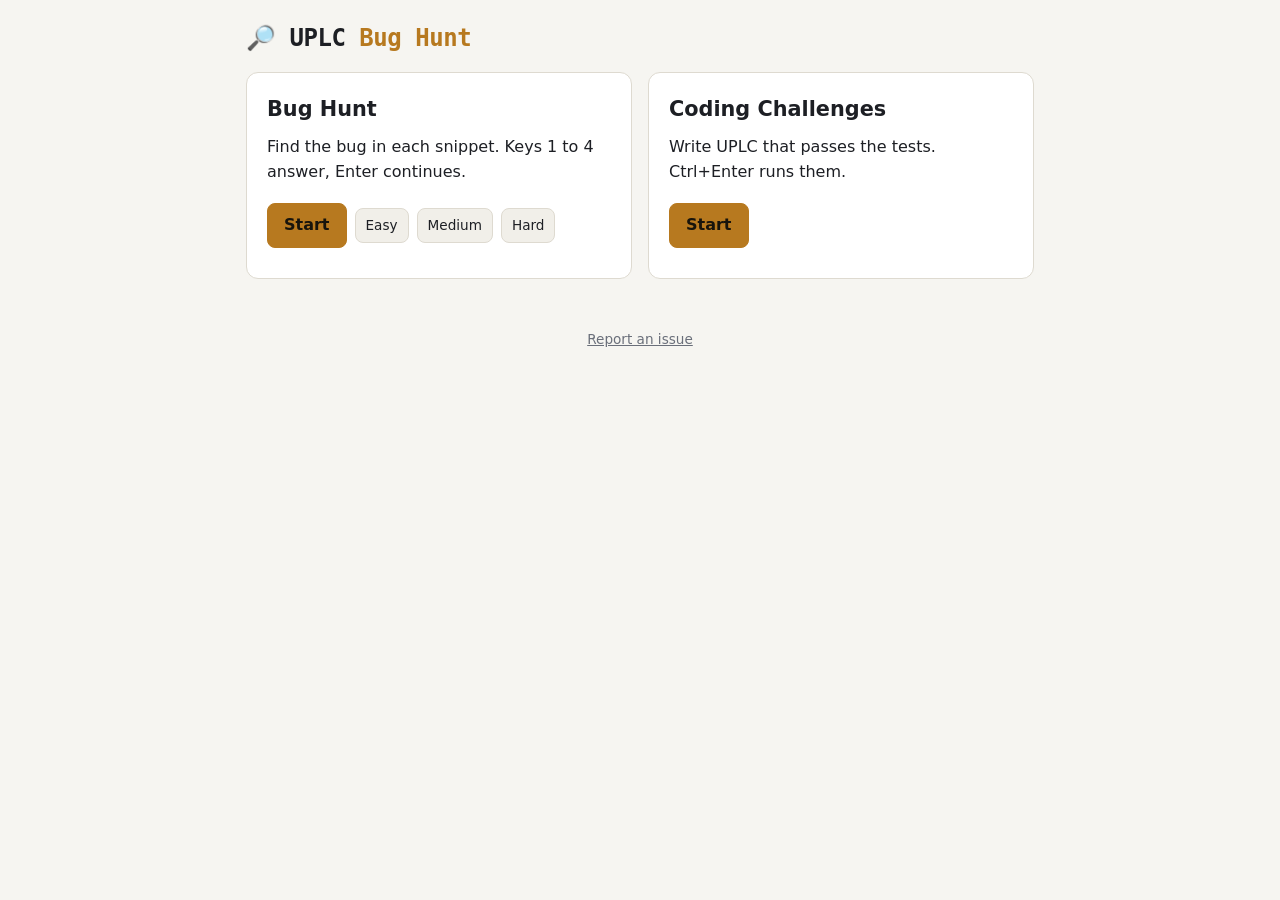
<file: index.html>
<!doctype html>
<html lang="en">
  <head>
    <meta charset="utf-8" />
    <meta name="viewport" content="width=device-width, initial-scale=1" />
    <title>UPLC Bug Hunt</title>
    <meta
      name="description"
      content="Practise Untyped Plutus Core: find the bug in each snippet, or write your own UPLC and get ranked on cost."
    />
    <meta property="og:type" content="website" />
    <meta property="og:title" content="UPLC Bug Hunt" />
    <meta
      property="og:description"
      content="Practise Untyped Plutus Core: find the bug in each snippet, or write your own UPLC and get ranked on cost."
    />
    <meta
      property="og:url"
      content="https://samdelaney.github.io/uplc-bug-hunt/"
    />
    <meta
      property="og:image"
      content="https://samdelaney.github.io/uplc-bug-hunt/social-preview.png"
    />
    <meta property="og:image:width" content="1280" />
    <meta property="og:image:height" content="640" />
    <meta
      property="og:image:alt"
      content="UPLC Bug Hunt: a UPLC snippet with a bug underlined, and the question What's the problem?"
    />
    <meta name="twitter:card" content="summary_large_image" />
    <link rel="stylesheet" href="style.css" />
  </head>
  <body>
    <main>
      <header class="top">
        <h1>
          <a class="home" href="index.html" aria-label="Home" title="Home">←</a>
          <a href="index.html">🔎 UPLC <span>Bug Hunt</span></a>
        </h1>
        <div class="hud" id="hud" hidden>
          <span>Round <b id="round"></b></span>
          <span>Score <b id="score">0</b></span>
          <span>Streak <b id="streak">0</b></span>
          <span>Time <b id="qtime">0.0s</b></span>
          <span>Total <b id="ttime">0:00</b></span>
        </div>
      </header>

      <section id="start">
        <div class="modes">
          <div class="card mode">
            <h2>Bug Hunt</h2>
            <p>
              Find the bug in each snippet. Keys 1 to 4 answer, Enter continues.
            </p>
            <div class="mode-actions" id="filters">
              <button data-filter="all" class="primary">Start</button>
              <button data-filter="easy">Easy</button>
              <button data-filter="medium">Medium</button>
              <button data-filter="hard">Hard</button>
            </div>
            <p class="muted" id="best"></p>
          </div>
          <div class="card mode">
            <h2>Coding Challenges</h2>
            <p>Write UPLC that passes the tests. Ctrl+Enter runs them.</p>
            <div class="mode-actions">
              <a class="button primary" href="practice.html">Start</a>
            </div>
            <p class="muted" id="challengeStats"></p>
          </div>
        </div>
      </section>

      <section id="play" hidden>
        <div class="card">
          <div class="meta">
            <span class="badge" id="diff"></span>
            <h2 id="title"></h2>
          </div>
          <p class="context"><span>Intent</span> <span id="context"></span></p>
          <pre class="code" id="code"></pre>
        </div>
        <p class="prompt">What's the problem?</p>
        <ol class="options" id="options"></ol>
        <div class="card reveal" id="reveal" hidden>
          <p class="verdict" id="verdict"></p>
          <p class="label">The bug</p>
          <p class="bug" id="bug"></p>
          <p id="explain"></p>
          <p class="label">Fixed</p>
          <pre class="code" id="fix"></pre>
          <button class="primary" id="next">Next</button>
          <a
            class="report"
            id="reportPuzzle"
            href="https://github.com/samdelaney/uplc-bug-hunt/issues/new"
            target="_blank"
            rel="noopener"
            >Report a problem with this puzzle</a
          >
        </div>
      </section>

      <section id="end" class="card" hidden>
        <h2 id="final"></h2>
        <p id="summary"></p>
        <div class="times">
          <div><span>Total time</span><b id="endTotal"></b></div>
          <div><span>Average</span><b id="endAvg"></b></div>
          <div><span>Fastest</span><b id="endFast"></b></div>
          <div><span>Slowest</span><b id="endSlow"></b></div>
        </div>
        <ul class="review" id="review"></ul>
        <button class="primary" id="again">Play again</button>
      </section>

      <footer class="foot" id="foot">
        <a
          class="report"
          id="reportSite"
          href="https://github.com/samdelaney/uplc-bug-hunt/issues/new"
          target="_blank"
          rel="noopener"
          >Report an issue</a
        >
      </footer>
    </main>
    <script src="js/highlight.js"></script>
    <script src="js/report.js"></script>
    <script src="data/puzzles.js"></script>
    <script src="data/problems.js"></script>
    <script src="js/game.js"></script>
  </body>
</html>
</file>
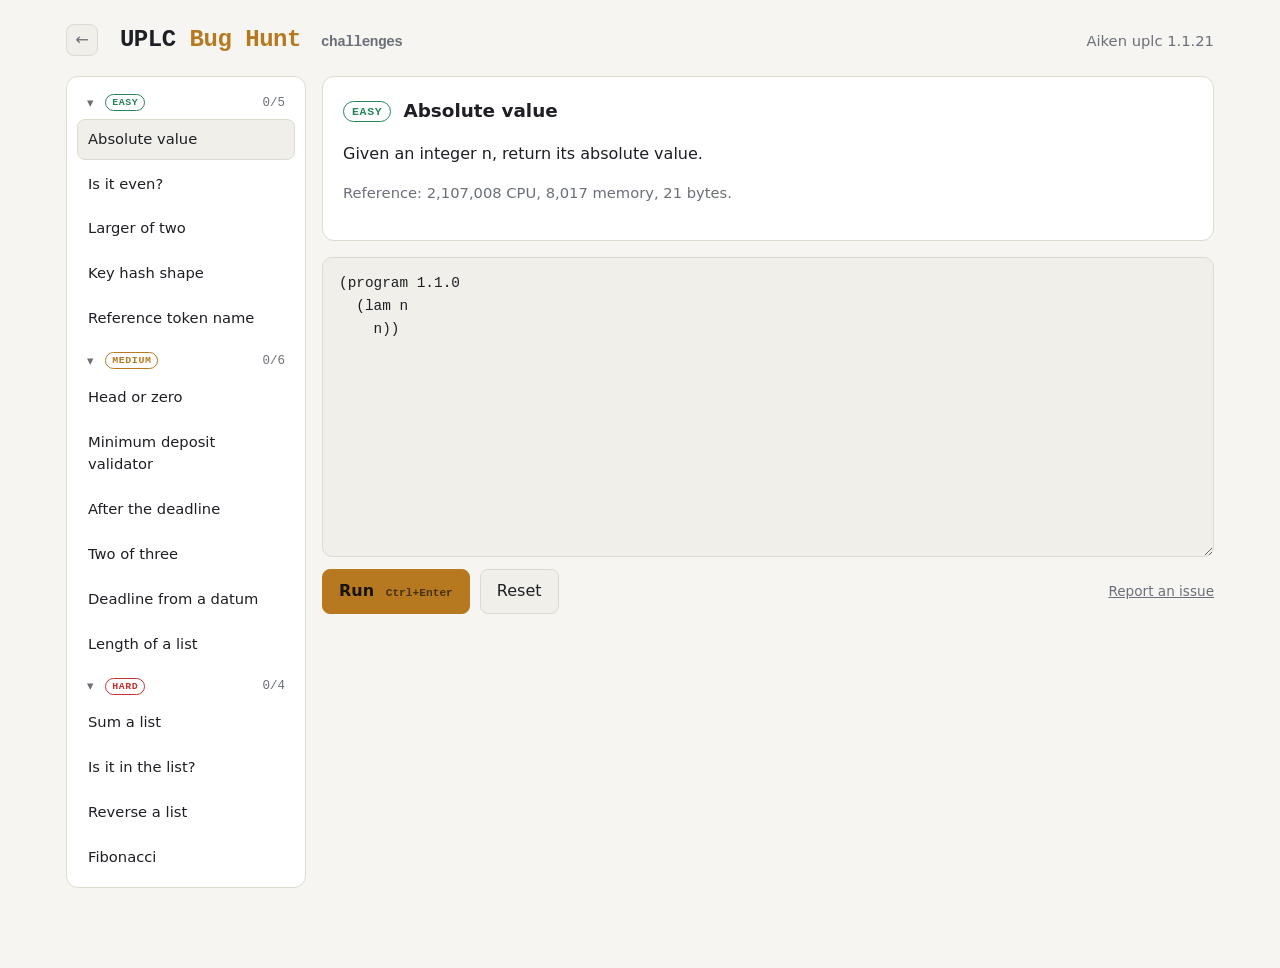
<file: practice.html>
<!doctype html>
<html lang="en">
<head>
  <meta charset="utf-8" />
  <meta name="viewport" content="width=device-width, initial-scale=1" />
  <title>UPLC Challenges</title>
  <meta name="description" content="Write Untyped Plutus Core that passes the tests, then see how its CPU, memory and size compare to a reference solution." />
  <meta property="og:type" content="website" />
  <meta property="og:title" content="UPLC Challenges" />
  <meta property="og:description" content="Write Untyped Plutus Core that passes the tests, then see how its CPU, memory and size compare to a reference solution." />
  <meta property="og:url" content="https://samdelaney.github.io/uplc-bug-hunt/practice.html" />
  <meta property="og:image" content="https://samdelaney.github.io/uplc-bug-hunt/social-preview.png" />
  <meta property="og:image:width" content="1280" />
  <meta property="og:image:height" content="640" />
  <meta property="og:image:alt" content="UPLC Bug Hunt: a UPLC snippet with a bug underlined, and the question What's the problem?" />
  <meta name="twitter:card" content="summary_large_image" />
  <link rel="stylesheet" href="style.css" />
</head>
<body class="practice">
  <main>
    <header class="top">
      <h1>
        <a class="home" href="index.html" aria-label="Home" title="Home">←</a>
        <a href="index.html">UPLC <span>Bug Hunt</span></a> <small>challenges</small>
      </h1>
      <span class="muted" id="engine">Loading</span>
    </header>

    <div class="layout">
      <nav class="card problems" aria-label="Problems">
        <div id="problemList"></div>
      </nav>

      <section class="work">
        <div class="card">
          <div class="meta">
            <span class="badge" id="diff"></span>
            <h2 id="title"></h2>
          </div>
          <p id="statement"></p>
          <p class="muted" id="refLine"></p>
        </div>

        <div class="editor-wrap">
          <textarea id="editor" wrap="off" spellcheck="false" autocapitalize="off" autocomplete="off"></textarea>
        </div>
        <div class="actions">
          <button class="primary" id="run">Run <span class="kbd">Ctrl+Enter</span></button>
          <button id="reset">Reset</button>
          <span class="muted" id="status"></span>
          <a class="report" id="report" href="https://github.com/samdelaney/uplc-bug-hunt/issues/new" target="_blank" rel="noopener">Report an issue</a>
        </div>

        <div class="card" id="summary" hidden></div>
        <div class="card results" id="results" hidden></div>
        <div class="card" id="reference" hidden>
          <p class="label">Reference</p>
          <pre class="code" id="refCode"></pre>
        </div>
      </section>
    </div>
  </main>
  <script src="js/highlight.js"></script>
  <script src="js/report.js"></script>
  <script src="data/problems.js"></script>
  <script type="module" src="js/practice.js"></script>
</body>
</html>
</file>
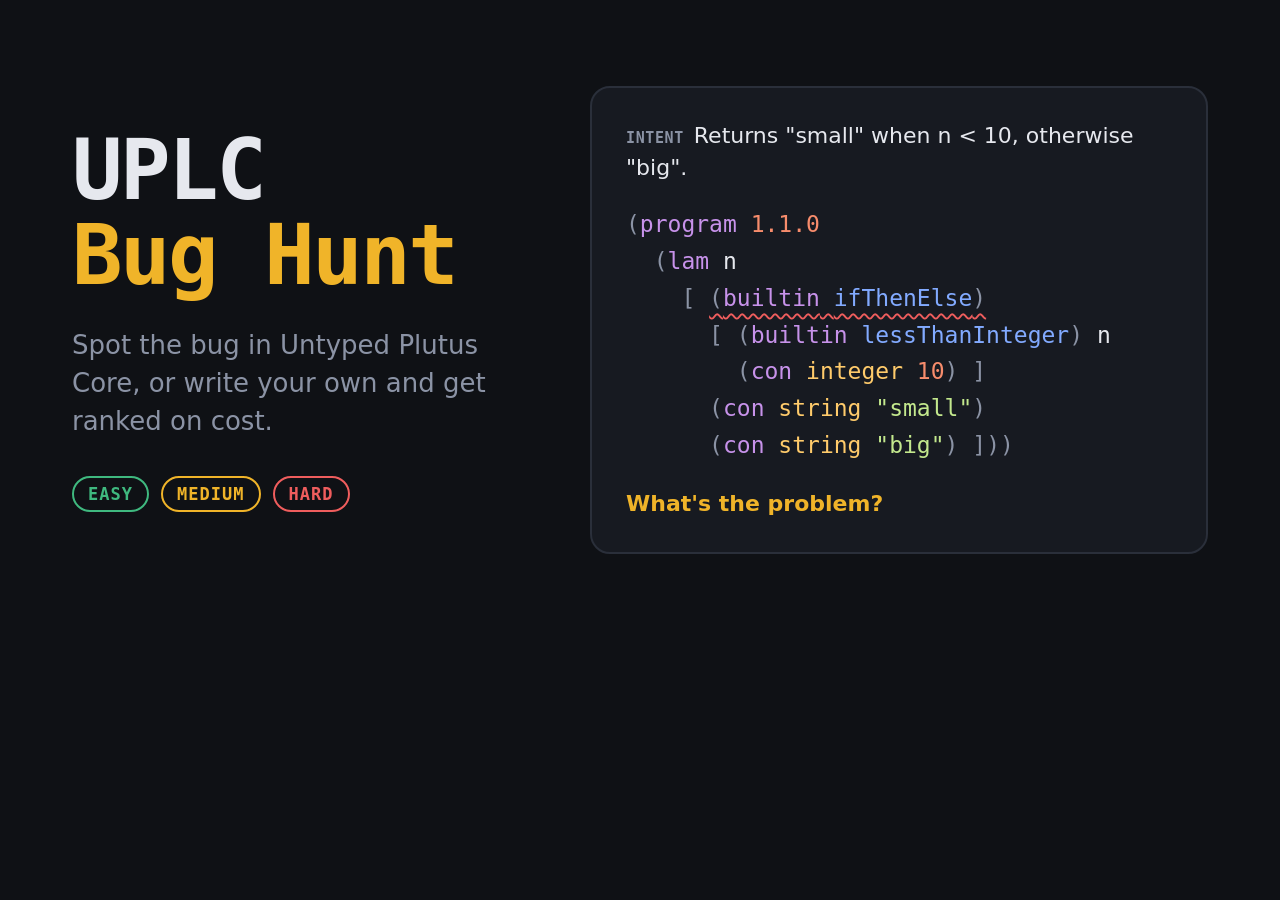
<file: scripts/social-preview.html>
<!doctype html>
<!-- Source for social-preview.png (1280x640). Render command is in the README. -->
<html lang="en">
<head>
<meta charset="utf-8" />
<style>
  :root {
    --bg: #0f1115; --panel: #171a21; --border: #2a2f3a; --text: #e6e8ee; --muted: #8b93a5;
    --accent: #f0b429; --good: #3fb97f; --bad: #ef5d5d;
    --t-kw: #c792ea; --t-builtin: #82aaff; --t-type: #ffcb6b; --t-num: #f78c6c; --t-str: #c3e88d; --t-bracket: #8b93a5;
    --mono: "Cascadia Code", "Cascadia Mono", Consolas, monospace;
  }
  * { box-sizing: border-box; }
  html, body { margin: 0; width: 1280px; height: 640px; overflow: hidden; }
  body {
    background: var(--bg); color: var(--text);
    font: 26px/1.45 "Segoe UI", system-ui, sans-serif;
    display: grid; grid-template-columns: 470px 1fr; gap: 48px; align-items: center;
    padding: 64px 72px;
  }
  h1 { font: 700 84px/1.02 var(--mono); letter-spacing: -0.03em; margin: 0 0 28px; }
  h1 span { color: var(--accent); display: block; }
  p { margin: 0; color: var(--muted); }
  .badges { display: flex; gap: 12px; margin-top: 36px; }
  .badge { font: 600 17px var(--mono); text-transform: uppercase; letter-spacing: 0.06em; padding: 6px 14px; border-radius: 999px; border: 2px solid currentColor; }
  .easy { color: var(--good); } .medium { color: var(--accent); } .hard { color: var(--bad); }
  .card { background: var(--panel); border: 2px solid var(--border); border-radius: 20px; padding: 32px 34px; }
  .intent { font-size: 22px; color: var(--text); margin-bottom: 22px; }
  .intent b { font: 600 15px var(--mono); text-transform: uppercase; color: var(--muted); margin-right: 10px; letter-spacing: 0.04em; }
  pre { margin: 0; font: 23px/1.6 var(--mono); }
  .kw { color: var(--t-kw); } .bi { color: var(--t-builtin); } .ty { color: var(--t-type); }
  .num { color: var(--t-num); } .str { color: var(--t-str); } .br { color: var(--t-bracket); }
  .bug { text-decoration: underline wavy var(--bad); text-decoration-thickness: 2px; text-underline-offset: 7px; }
  .prompt { margin-top: 24px; font-size: 22px; color: var(--accent); font-weight: 600; }
</style>
</head>
<body>
  <div>
    <h1>UPLC <span>Bug Hunt</span></h1>
    <p>Spot the bug in Untyped Plutus Core, or write your own and get ranked on cost.</p>
    <div class="badges">
      <span class="badge easy">Easy</span>
      <span class="badge medium">Medium</span>
      <span class="badge hard">Hard</span>
    </div>
  </div>
  <div class="card">
    <p class="intent"><b>Intent</b>Returns "small" when n &lt; 10, otherwise "big".</p>
<pre><span class="br">(</span><span class="kw">program</span> <span class="num">1.1.0</span>
  <span class="br">(</span><span class="kw">lam</span> n
    <span class="br">[</span> <span class="bug"><span class="br">(</span><span class="kw">builtin</span> <span class="bi">ifThenElse</span><span class="br">)</span></span>
      <span class="br">[</span> <span class="br">(</span><span class="kw">builtin</span> <span class="bi">lessThanInteger</span><span class="br">)</span> n
        <span class="br">(</span><span class="kw">con</span> <span class="ty">integer</span> <span class="num">10</span><span class="br">)</span> <span class="br">]</span>
      <span class="br">(</span><span class="kw">con</span> <span class="ty">string</span> <span class="str">"small"</span><span class="br">)</span>
      <span class="br">(</span><span class="kw">con</span> <span class="ty">string</span> <span class="str">"big"</span><span class="br">)</span> <span class="br">]</span><span class="br">)</span><span class="br">)</span></pre>
    <p class="prompt">What's the problem?</p>
  </div>
</body>
</html>
</file>
<file: style.css>
:root {
  --bg: #0f1115;
  --panel: #171a21;
  --panel-2: #1e222b;
  --border: #2a2f3a;
  --text: #e6e8ee;
  --muted: #8b93a5;
  --accent: #f0b429;
  --good: #3fb97f;
  --bad: #ef5d5d;
  --t-kw: #c792ea;
  --t-builtin: #82aaff;
  --t-type: #ffcb6b;
  --t-num: #f78c6c;
  --t-str: #c3e88d;
  --t-bytes: #89ddff;
  --t-comment: #697098;
  --t-bracket: #8b93a5;
  --mono: ui-monospace, "Cascadia Code", "JetBrains Mono", Consolas, monospace;
}
@media (prefers-color-scheme: light) {
  :root {
    --bg: #f6f5f1;
    --panel: #ffffff;
    --panel-2: #f1efe9;
    --border: #dedad0;
    --text: #1d1f24;
    --muted: #6a6f7a;
    --accent: #b7791f;
    --good: #25855a;
    --bad: #c53030;
    --t-kw: #7c3aed;
    --t-builtin: #1d4ed8;
    --t-type: #a16207;
    --t-num: #c2410c;
    --t-str: #15803d;
    --t-bytes: #0e7490;
    --t-comment: #8a8f9c;
    --t-bracket: #8a8f9c;
  }
}

* { box-sizing: border-box; }
[hidden] { display: none !important; }
body {
  margin: 0;
  background: var(--bg);
  color: var(--text);
  font: 16px/1.55 system-ui, -apple-system, "Segoe UI", sans-serif;
}
main { max-width: 820px; margin: 0 auto; padding: 24px 16px 64px; }

.top { display: flex; align-items: baseline; justify-content: space-between; flex-wrap: wrap; gap: 8px; margin-bottom: 20px; }
h1 { font: 700 1.5rem var(--mono); margin: 0; letter-spacing: -0.02em; }
h1 span { color: var(--accent); }
.hud { display: flex; gap: 18px; color: var(--muted); font-size: 0.9rem; }
.hud b { color: var(--text); font-family: var(--mono); }

.card { background: var(--panel); border: 1px solid var(--border); border-radius: 12px; padding: 20px; margin-bottom: 16px; }
.lede { font-size: 1.1rem; margin-top: 0; }
.muted { color: var(--muted); font-size: 0.92rem; }

button {
  font: inherit; cursor: pointer; border-radius: 8px; padding: 9px 16px;
  border: 1px solid var(--border); background: var(--panel-2); color: var(--text);
}
button:hover { border-color: var(--accent); }
button.primary { background: var(--accent); color: #17140c; border-color: var(--accent); font-weight: 600; }
.filters { display: flex; gap: 8px; flex-wrap: wrap; margin: 18px 0 8px; }

.meta { display: flex; align-items: center; gap: 12px; }
.meta h2 { margin: 0; font-size: 1.15rem; }
.badge { font: 600 0.72rem var(--mono); text-transform: uppercase; letter-spacing: 0.06em; padding: 3px 8px; border-radius: 999px; border: 1px solid currentColor; }
.badge.easy { color: var(--good); }
.badge.medium { color: var(--accent); }
.badge.hard { color: var(--bad); }
.context { margin: 12px 0; }
.context span:first-child { font: 600 0.72rem var(--mono); text-transform: uppercase; color: var(--muted); margin-right: 6px; }

.code {
  margin: 0; padding: 16px; border-radius: 8px; background: var(--panel-2);
  font: 0.9rem/1.6 var(--mono); overflow-x: auto; white-space: pre;
}
.kw { color: var(--t-kw); }
.bi { color: var(--t-builtin); }
.ty { color: var(--t-type); }
.num { color: var(--t-num); }
.str { color: var(--t-str); }
.bytes { color: var(--t-bytes); }
.cm { color: var(--t-comment); font-style: italic; }
.br { color: var(--t-bracket); }

.prompt { font-weight: 600; margin: 20px 0 10px; }
.options { list-style: none; padding: 0; margin: 0 0 16px; display: grid; gap: 8px; }
.options button {
  width: 100%; text-align: left; display: flex; gap: 12px; align-items: flex-start; padding: 12px 14px;
}
.options .key { font: 600 0.8rem var(--mono); color: var(--muted); border: 1px solid var(--border); border-radius: 4px; padding: 0 6px; flex-shrink: 0; margin-top: 2px; }
.options button:disabled { cursor: default; opacity: 0.55; }
.options button:disabled:hover { border-color: var(--border); }
.options button.right { opacity: 1; border-color: var(--good); background: color-mix(in srgb, var(--good) 14%, var(--panel-2)); }
.options button.wrong { opacity: 1; border-color: var(--bad); background: color-mix(in srgb, var(--bad) 14%, var(--panel-2)); }

.verdict { font-weight: 700; margin-top: 0; }
.verdict.right { color: var(--good); }
.verdict.wrong { color: var(--bad); }
.label { font: 600 0.72rem var(--mono); text-transform: uppercase; color: var(--muted); margin: 16px 0 6px; }
.reveal button { margin-top: 16px; }
.bug { font-weight: 600; margin: 0 0 8px; }

#end { margin-top: 24px; padding-top: 28px; }
#end h2 { margin-top: 0; }
.times { display: flex; gap: 24px; flex-wrap: wrap; margin: 12px 0 4px; }
.times div { display: flex; flex-direction: column; }
.times span { font: 600 0.72rem var(--mono); text-transform: uppercase; color: var(--muted); }
.times b { font: 600 1.2rem var(--mono); }
.review { list-style: none; padding: 0; }
.review .time { margin-left: auto; font-family: var(--mono); color: var(--muted); white-space: nowrap; }
.review li { padding: 8px 0; border-bottom: 1px solid var(--border); display: flex; gap: 10px; }
.review li:last-child { border-bottom: 0; }
.review .mark { font-family: var(--mono); width: 1.2em; }
.review .ok { color: var(--good); }
.review .no { color: var(--bad); }

/* ---------- practice page ---------- */
a { color: var(--accent); }
.modes { display: grid; grid-template-columns: repeat(2, minmax(0, 1fr)); gap: 16px; }
.mode { display: flex; flex-direction: column; margin-bottom: 0; }
.mode .label { margin: 0 0 4px; }
.mode h2 { margin: 0 0 10px; font-size: 1.3rem; }
.mode p { margin: 0 0 10px; }
.mode-actions { display: flex; gap: 8px; flex-wrap: wrap; margin: auto 0 10px; padding-top: 8px; }
.mode-actions { align-items: center; }
.mode-actions button:not(.primary) { font-size: 0.85rem; padding: 6px 10px; }
.mode > .muted:last-child { margin-bottom: 0; min-height: 1.5em; }
a.button {
  display: inline-block; text-decoration: none; border-radius: 8px; padding: 9px 16px;
  border: 1px solid var(--border); background: var(--panel-2); color: var(--text);
}
a.button.primary { background: var(--accent); color: #17140c; border-color: var(--accent); font-weight: 600; }
@media (max-width: 640px) { .modes { grid-template-columns: 1fr; } }
body.practice main { max-width: 1180px; }
.top h1 a { color: inherit; text-decoration: none; }
.top h1 small { font-size: 0.9rem; color: var(--muted); font-weight: 600; margin-left: 6px; }
.layout { display: grid; grid-template-columns: 240px minmax(0, 1fr); gap: 16px; align-items: start; }
.problems { padding: 10px; position: sticky; top: 16px; }
.problems ol { list-style: none; margin: 0; padding: 0; display: grid; gap: 4px; }
.problems button {
  width: 100%; display: flex; align-items: center; gap: 8px; text-align: left;
  border-color: transparent; background: none; padding: 8px 10px;
}
.problems button.active { background: var(--panel-2); border-color: var(--border); }
.problems .name { flex: 1; font-size: 0.92rem; }
.problems .ok { color: var(--good); font-weight: 700; }
.problems .badge { font-size: 0.62rem; padding: 2px 6px; }
.problems details + details { margin-top: 6px; }
.problems summary {
  display: flex; align-items: center; gap: 8px; padding: 6px 10px; cursor: pointer;
  list-style: none; border-radius: 8px; user-select: none;
}
.problems summary::-webkit-details-marker { display: none; }
.problems summary::before { content: "▸"; color: var(--muted); font-size: 0.8rem; width: 0.8em; }
.problems details[open] > summary::before { content: "▾"; }
.problems summary:hover { background: var(--panel-2); }
.problems .count { margin-left: auto; font: 0.78rem var(--mono); color: var(--muted); }

.editor-wrap { margin-bottom: 12px; }
#editor {
  width: 100%; min-height: 300px; resize: vertical; display: block;
  font: 0.9rem/1.6 var(--mono); tab-size: 2;
  color: var(--text); background: var(--panel-2);
  border: 1px solid var(--border); border-radius: 10px; padding: 14px 16px;
}
#editor:focus { outline: 2px solid var(--accent); outline-offset: -1px; }
.actions { display: flex; align-items: center; gap: 10px; flex-wrap: wrap; margin-bottom: 16px; }
.kbd { font: 600 0.7rem var(--mono); opacity: 0.7; margin-left: 6px; }
button:disabled { opacity: 0.6; cursor: progress; }

.results { padding: 8px 12px; overflow-x: auto; }
.results table { width: 100%; border-collapse: collapse; font-size: 0.88rem; }
.results td { padding: 10px 8px; border-bottom: 1px solid var(--border); vertical-align: top; }
.results tr:last-child td { border-bottom: 0; }
.results code { font-family: var(--mono); white-space: pre-wrap; word-break: break-word; }
.results .label { margin: 0 0 2px; }
.results .mark { font-weight: 700; width: 1.5em; }
.results tr.pass .mark { color: var(--good); }
.results tr.fail .mark, .results tr.fail .got { color: var(--bad); }
.results .cost { font-family: var(--mono); color: var(--muted); white-space: nowrap; text-align: right; }
.results .logs { font: 0.8rem var(--mono); color: var(--muted); margin-top: 4px; }

@media (max-width: 760px) {
  .layout { grid-template-columns: 1fr; }
  .problems { position: static; }
  .results td { display: block; border: 0; padding: 4px 8px; }
  .results tr { display: block; border-bottom: 1px solid var(--border); padding: 6px 0; }
  .results .cost { text-align: left; }
}
.mode .muted:empty { display: none; }

/* ---------- report links ---------- */
.report { color: var(--muted); font-size: 0.85rem; }
.report:hover { color: var(--accent); }
.reveal .report { margin-left: 14px; }
.actions .report { margin-left: auto; }
.foot { margin-top: 48px; text-align: center; }
/* The footer link gives way to the per-puzzle one during a round. */
main:has(#play:not([hidden])) .foot { display: none; }

/* ---------- home button ---------- */
/* An arrow hanging in the page margin to the left of the title. */
.top h1 { position: relative; }
.top h1 a.home {
  position: absolute; right: 100%; top: 50%; transform: translateY(-50%); margin-right: 14px;
  display: grid; place-items: center; width: 32px; height: 32px;
  font: 400 1rem/1 system-ui, sans-serif; letter-spacing: 0; color: var(--muted);
  border: 1px solid var(--border); border-radius: 8px; background: var(--panel-2);
}
.top h1 a.home:hover { color: var(--accent); border-color: var(--accent); }
/* The quiz's start screen is home already. */
main:has(#start:not([hidden])) .home { display: none; }
/* No margin to hang in on narrow screens, so the arrow sits inline before the title. */
@media (max-width: 940px) {
  body:not(.practice) .top h1 a.home { position: static; transform: none; display: inline-grid; vertical-align: middle; margin-right: 8px; }
}
@media (max-width: 1300px) {
  body.practice .top h1 a.home { position: static; transform: none; display: inline-grid; vertical-align: middle; margin-right: 8px; }
}
</file>
